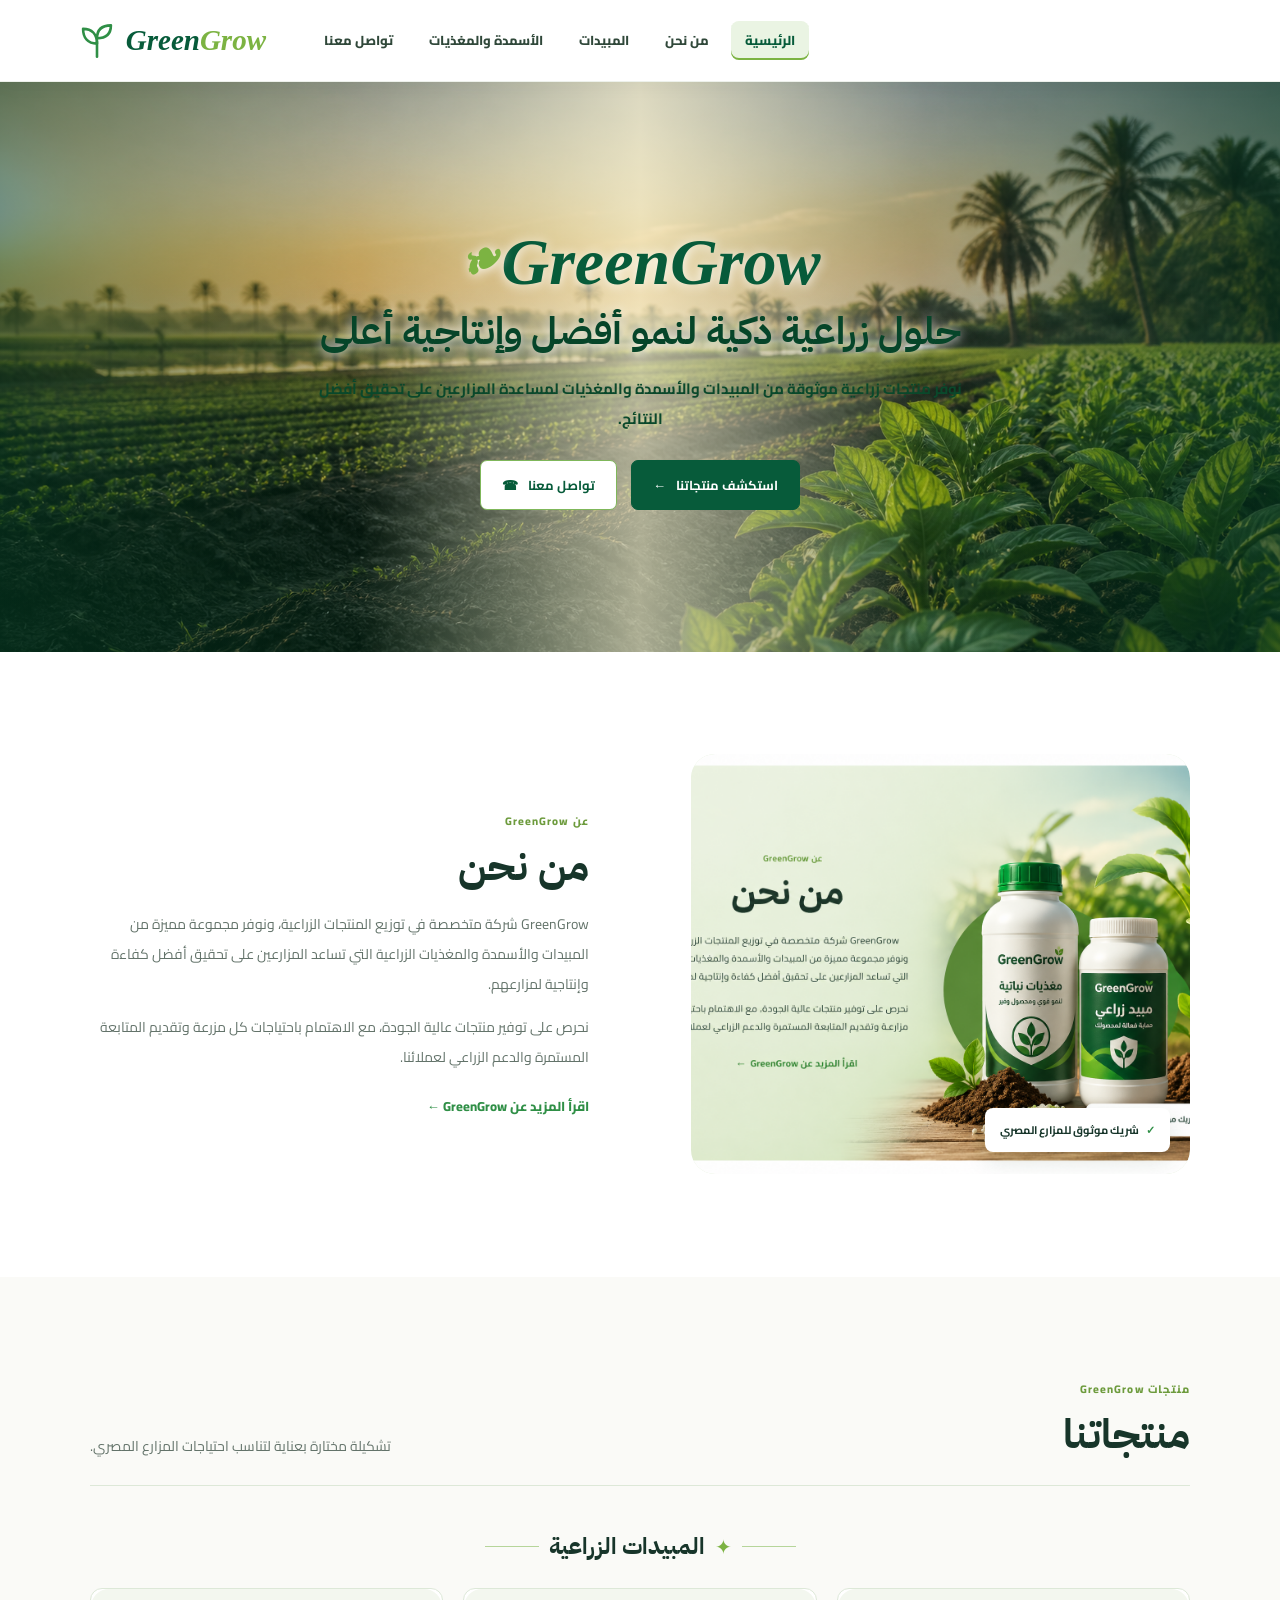
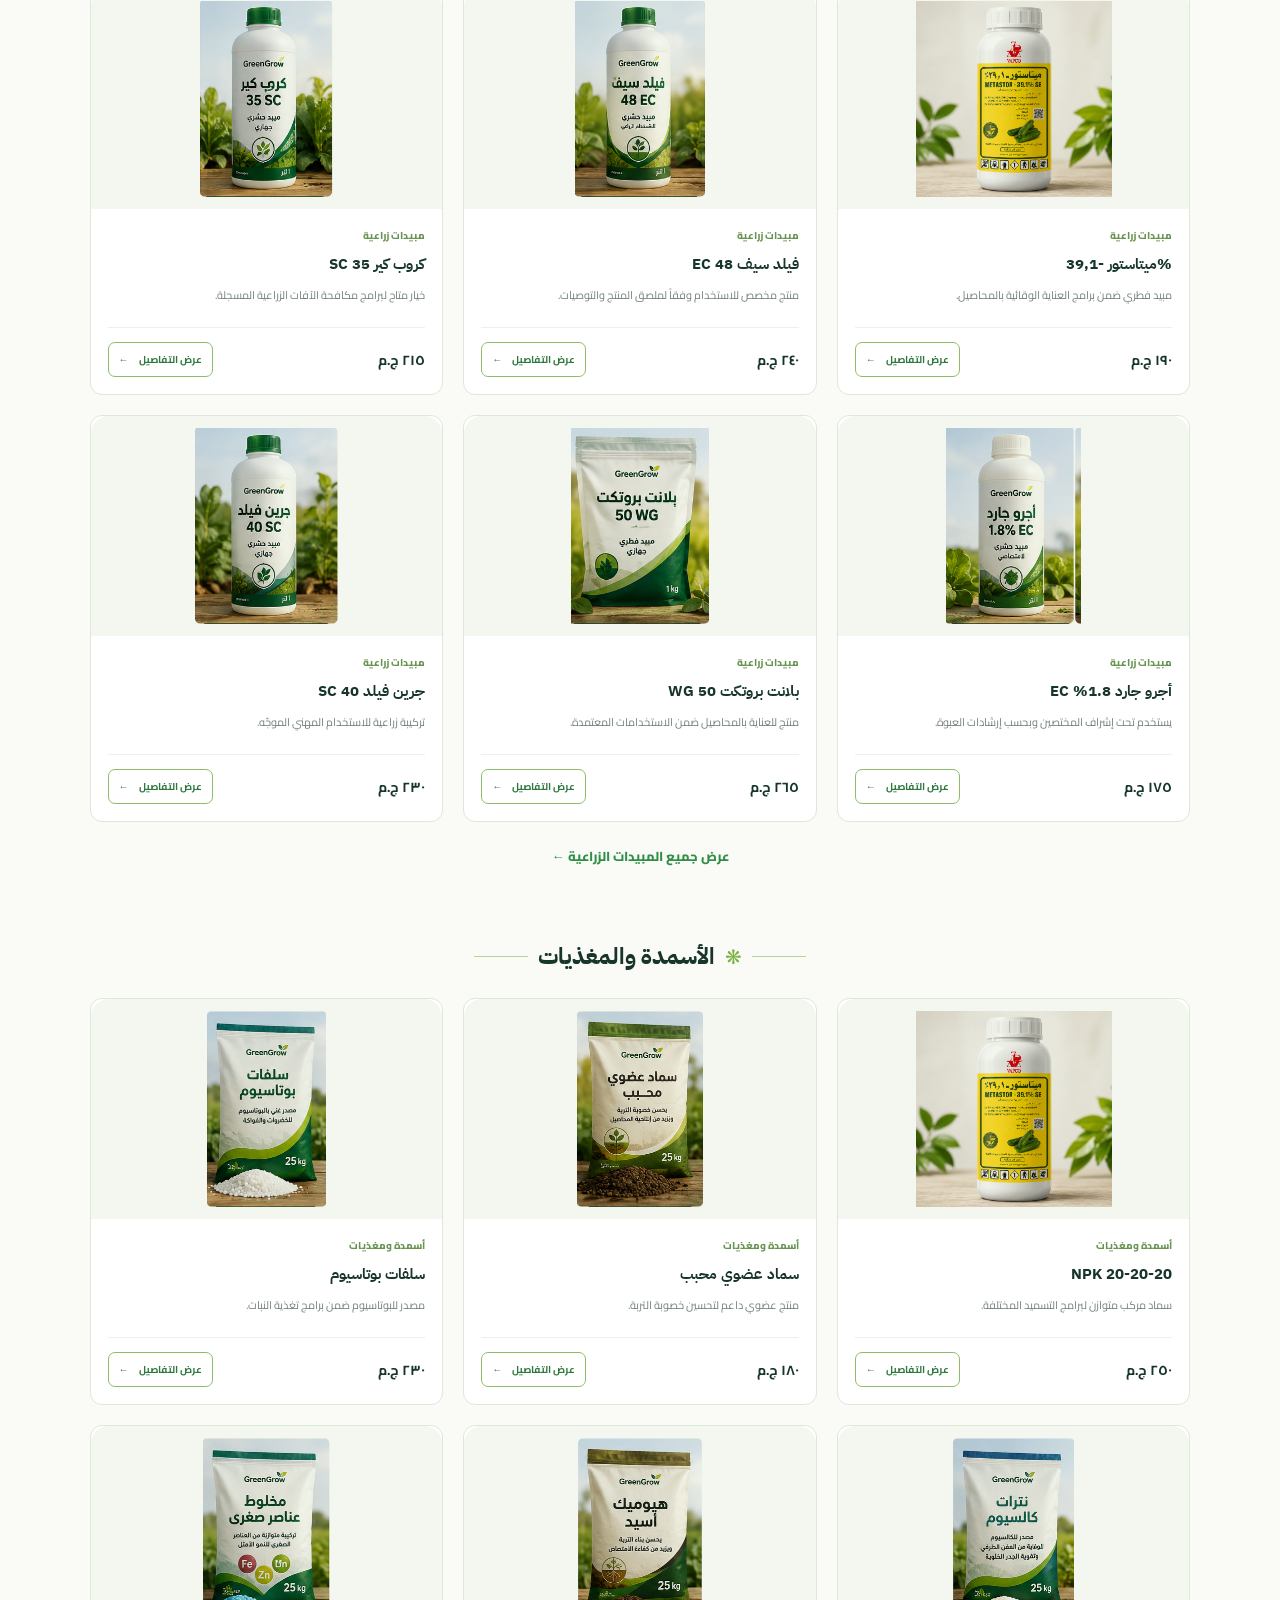
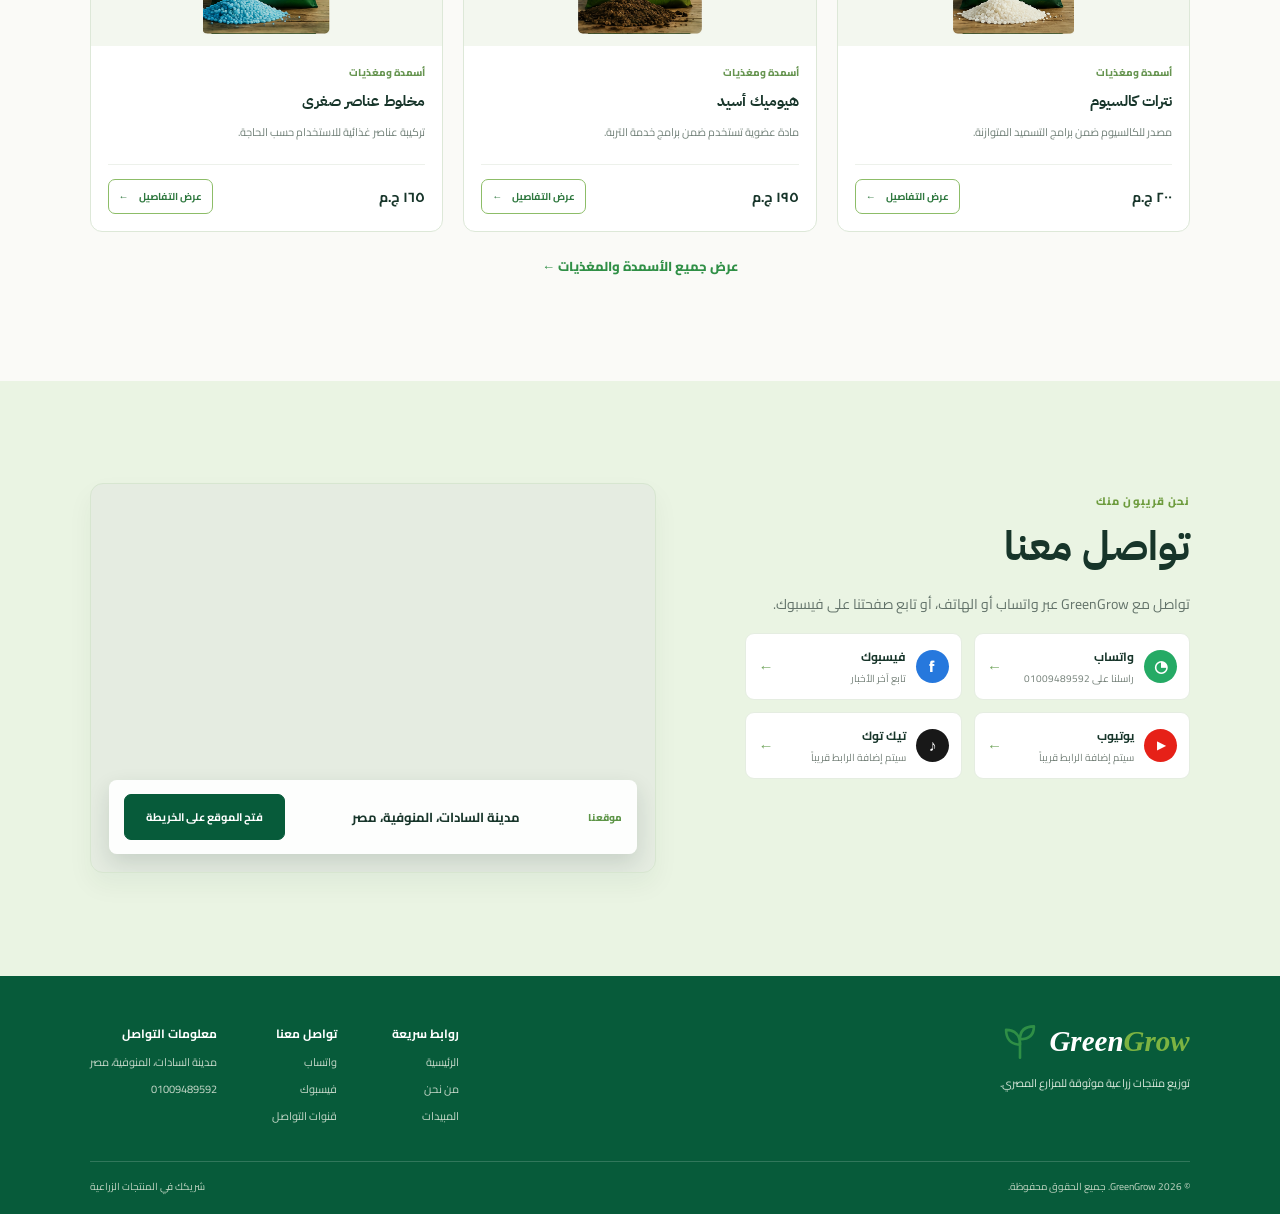
<file: index.html>
<!doctype html>
<html lang="ar" dir="rtl">
<head>
  <meta charset="UTF-8" /><meta name="viewport" content="width=device-width, initial-scale=1.0" />
  <title>GreenGrow | حلول زراعية موثوقة</title>
  <link rel="preconnect" href="https://fonts.googleapis.com" /><link rel="preconnect" href="https://fonts.gstatic.com" crossorigin />
  <link href="https://fonts.googleapis.com/css2?family=Cairo:wght@400;500;600;700;800&family=IBM+Plex+Sans+Arabic:wght@600;700&display=swap" rel="stylesheet" />
  <link rel="stylesheet" href="styles.css" />
</head>
<body>
  <header class="site-header" id="home">
    <a class="logo" href="#home" aria-label="GreenGrow الرئيسية"><svg viewBox="0 0 46 46" aria-hidden="true"><path d="M23 41V23"/><path d="M23 26C12 26 7 19 7 9c10 0 16 6 16 17Z"/><path d="M23 20c0-10 6-15 16-15 0 10-6 15-16 15Z"/></svg><span>Green<span>Grow</span></span></a>
    <nav id="mainNav" aria-label="التنقل الرئيسي"><a href="index.html">الرئيسية</a><a href="about.html">من نحن</a><a href="pesticides.html">المبيدات</a><a href="fertilizers.html">الأسمدة والمغذيات</a><a href="contact.html">تواصل معنا</a></nav>
    <button class="menu-toggle" id="menuToggle" aria-label="فتح القائمة" aria-expanded="false"><i></i><i></i><i></i></button>
  </header>

  <main>
    <section class="hero" aria-labelledby="heroTitle"><div class="hero-overlay"></div><div class="hero-content"><div class="hero-brand"><span>❧</span><bdi>GreenGrow</bdi></div><h1 id="heroTitle">حلول زراعية ذكية لنمو أفضل وإنتاجية أعلى</h1><p>نوفر منتجات زراعية موثوقة من المبيدات والأسمدة والمغذيات لمساعدة المزارعين على تحقيق أفضل النتائج.</p><div class="hero-actions"><a class="primary-button" href="#products">استكشف منتجاتنا <span>←</span></a><a class="secondary-button" href="#contact">تواصل معنا <span>☎</span></a></div></div></section>

    <section class="about section" id="about"><div class="about-art">
    <img src="./assets/products/metastor-392.png" alt="GreenGrow">

    <div class="about-note">
        <span>✓</span>
        شريك موثوق للمزارع المصري
    </div>
</div><div class="about-copy"><p class="kicker">عن GreenGrow</p><h2>من نحن</h2><p>GreenGrow شركة متخصصة في توزيع المنتجات الزراعية، ونوفر مجموعة مميزة من المبيدات والأسمدة والمغذيات الزراعية التي تساعد المزارعين على تحقيق أفضل كفاءة وإنتاجية لمزارعهم.</p><p>نحرص على توفير منتجات عالية الجودة، مع الاهتمام باحتياجات كل مزرعة وتقديم المتابعة المستمرة والدعم الزراعي لعملائنا.</p><a class="inline-link" href="about.html">اقرأ المزيد عن GreenGrow ←</a></div></section>

    <section class="products section" id="products"><div class="section-intro"><div><p class="kicker">منتجات GreenGrow</p><h2>منتجاتنا</h2></div><p>تشكيلة مختارة بعناية لتناسب احتياجات المزارع المصري.</p></div>
      <div class="category-title" id="pesticides"><span class="title-mark">✦</span><div><h3>المبيدات الزراعية</h3><p>خيارات متاحة للعناية بالمحاصيل ضمن الاستخدامات المسجلة.</p></div></div><div class="product-grid" id="pesticideGrid"></div><a class="category-link" href="pesticides.html">عرض جميع المبيدات الزراعية ←</a>
      <div class="category-title fertilizer-title" id="fertilizers"><span class="title-mark">❋</span><div><h3>الأسمدة والمغذيات</h3><p>منتجات لتغذية النبات ودعم برامج التسميد.</p></div></div><div class="product-grid" id="fertilizerGrid"></div><a class="category-link" href="fertilizers.html">عرض جميع الأسمدة والمغذيات ←</a>
    </section>

    <section class="contact section" id="contact"><div class="contact-copy"><p class="kicker">نحن قريبون منك</p><h2>تواصل معنا</h2><p>تواصل مع GreenGrow عبر واتساب أو الهاتف، أو تابع صفحتنا على فيسبوك.</p><div class="social-list"><a href="https://wa.me/201009489592" target="_blank" rel="noopener" aria-label="واتساب"><span class="social-icon whatsapp">◔</span><div><strong>واتساب</strong><small>راسلنا على 01009489592</small></div><b>←</b></a><a href="https://www.facebook.com/sayed.mahmoud.157897" target="_blank" rel="noopener" aria-label="فيسبوك"><span class="social-icon facebook">f</span><div><strong>فيسبوك</strong><small>تابع آخر الأخبار</small></div><b>←</b></a><a href="contact.html" aria-label="يوتيوب"><span class="social-icon youtube">▶</span><div><strong>يوتيوب</strong><small>سيتم إضافة الرابط قريباً</small></div><b>←</b></a><a href="contact.html" aria-label="تيك توك"><span class="social-icon tiktok">♪</span><div><strong>تيك توك</strong><small>سيتم إضافة الرابط قريباً</small></div><b>←</b></a></div></div>
      <div class="map-wrap"><div class="map-grid"></div><div class="map-pin">●</div><div class="map-card"><span>موقعنا</span><strong>مدينة السادات، المنوفية، مصر</strong><a href="https://maps.app.goo.gl/howxdxTs5r5gGwE48" target="_blank" rel="noopener">عرض موقعنا على الخريطة ←</a></div></div>
    </section>
  </main>
  <footer><div class="footer-main"><div><a class="logo logo-footer" href="#home"><svg viewBox="0 0 46 46" aria-hidden="true"><path d="M23 41V23"/><path d="M23 26C12 26 7 19 7 9c10 0 16 6 16 17Z"/><path d="M23 20c0-10 6-15 16-15 0 10-6 15-16 15Z"/></svg><span>Green<span>Grow</span></span></a><p>توزيع منتجات زراعية موثوقة للمزارع المصري.</p></div><div class="footer-links"><div><strong>روابط سريعة</strong><a href="index.html">الرئيسية</a><a href="about.html">من نحن</a><a href="pesticides.html">المبيدات</a></div><div><strong>تواصل معنا</strong><a href="https://wa.me/201009489592" target="_blank" rel="noopener">واتساب</a><a href="https://www.facebook.com/sayed.mahmoud.157897" target="_blank" rel="noopener">فيسبوك</a><a href="contact.html">قنوات التواصل</a></div><div><strong>معلومات التواصل</strong><span>مدينة السادات، المنوفية، مصر</span><a href="tel:01009489592">01009489592</a></div></div></div><div class="footer-bottom">© 2026 GreenGrow. جميع الحقوق محفوظة.<span>شريكك في المنتجات الزراعية</span></div></footer>
  <script src="app.js"></script>
</body></html>
</file>
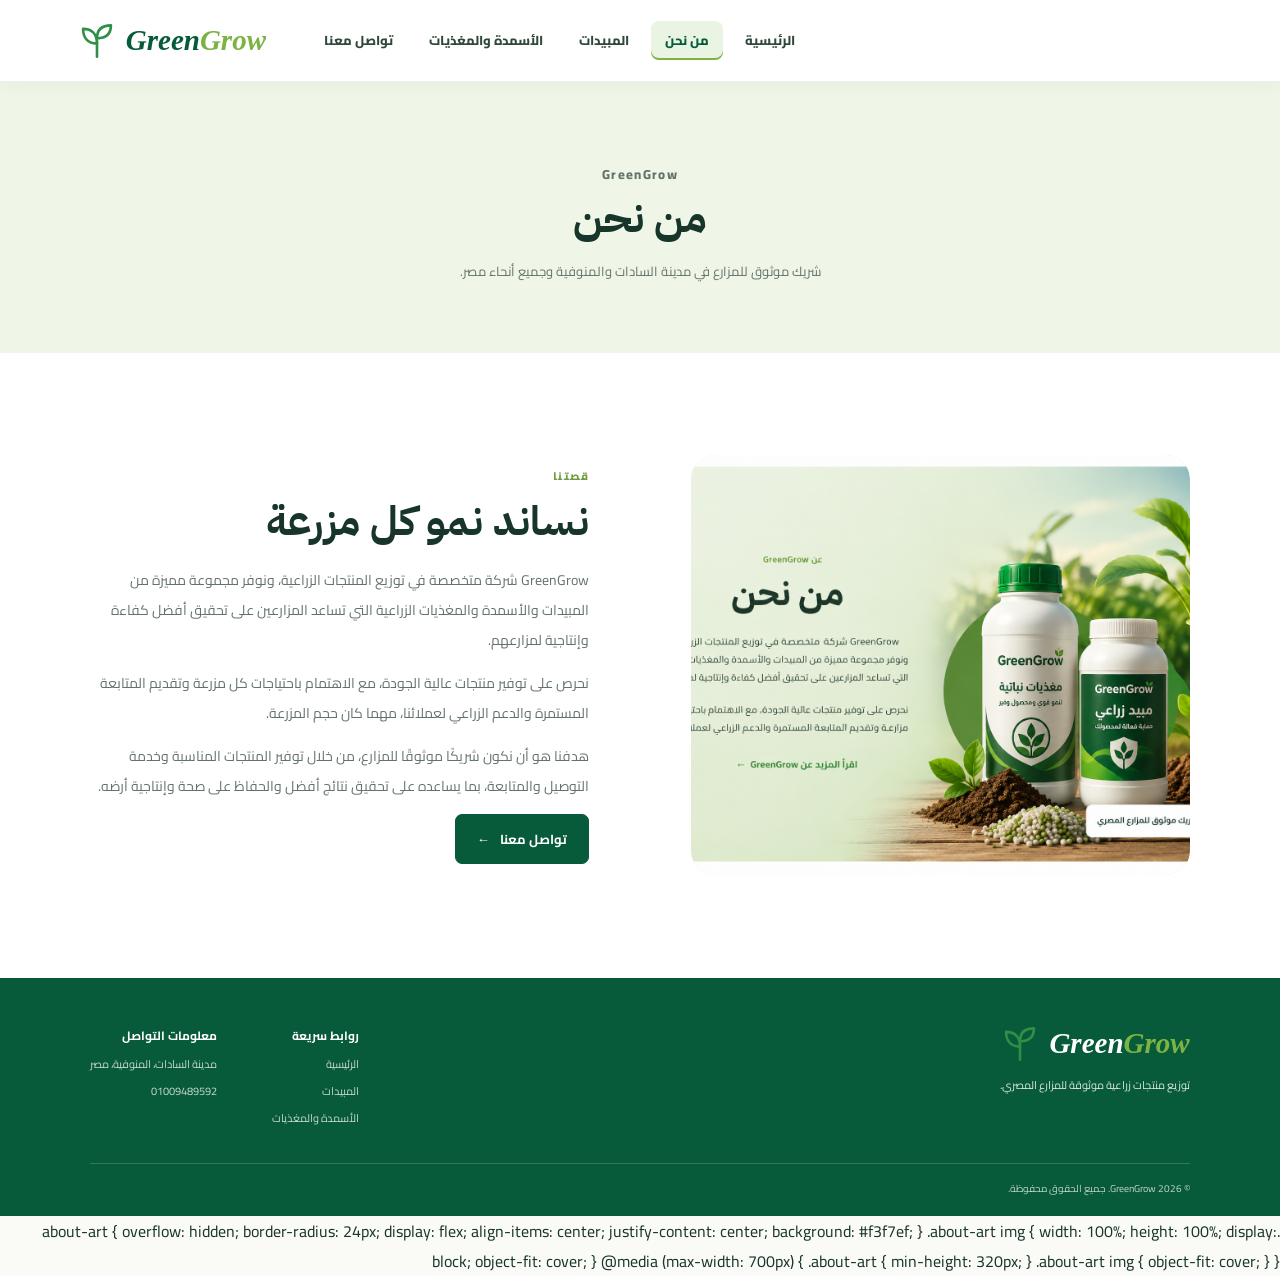
<file: about.html>
<!doctype html>
<html lang="ar" dir="rtl">
<head>
  <meta charset="UTF-8">
  <meta name="viewport" content="width=device-width, initial-scale=1.0">

  <title>من نحن | GreenGrow</title>

  <link rel="preconnect" href="https://fonts.googleapis.com">
  <link rel="preconnect" href="https://fonts.gstatic.com" crossorigin>

  <link
    href="https://fonts.googleapis.com/css2?family=Cairo:wght@400;500;600;700;800&family=IBM+Plex+Sans+Arabic:wght@600;700&display=swap"
    rel="stylesheet"
  >

  <link rel="stylesheet" href="styles.css">
</head>

<body>

  <!-- Header -->
  <header class="site-header">

    <a class="logo" href="index.html">
      <svg viewBox="0 0 46 46">
        <path d="M23 41V23"/>
        <path d="M23 26C12 26 7 19 7 9c10 0 16 6 16 17Z"/>
        <path d="M23 20c0-10 6-15 16-15 0 10-6 15-16 15Z"/>
      </svg>

      <span>Green<span>Grow</span></span>
    </a>

    <nav id="mainNav">
      <a href="index.html">الرئيسية</a>
      <a href="about.html">من نحن</a>
      <a href="pesticides.html">المبيدات</a>
      <a href="fertilizers.html">الأسمدة والمغذيات</a>
      <a href="contact.html">تواصل معنا</a>
    </nav>

    <button
      class="menu-toggle"
      id="menuToggle"
      aria-label="القائمة"
      aria-expanded="false"
    >
      <i></i>
      <i></i>
      <i></i>
    </button>

  </header>


  <!-- Main Content -->
  <main>

    <!-- Page Hero -->
    <section class="page-hero">

      <p class="kicker">GreenGrow</p>

      <h1>من نحن</h1>

      <p>
        شريك موثوق للمزارع في مدينة السادات والمنوفية وجميع أنحاء مصر.
      </p>

    </section>


    <!-- About Section -->
    <section class="about section about-page">

      <!-- Product Image -->
      <div class="about-art">

        <img
          src="assets/products/metastor-392.png"
          alt="منتج زراعي من GreenGrow"
        >

      </div>


      <!-- About Text -->
      <div class="about-copy">

        <p class="kicker">قصتنا</p>

        <h2>نساند نمو كل مزرعة</h2>

        <p>
          GreenGrow شركة متخصصة في توزيع المنتجات الزراعية،
          ونوفر مجموعة مميزة من المبيدات والأسمدة والمغذيات الزراعية
          التي تساعد المزارعين على تحقيق أفضل كفاءة وإنتاجية لمزارعهم.
        </p>

        <p>
          نحرص على توفير منتجات عالية الجودة، مع الاهتمام باحتياجات
          كل مزرعة وتقديم المتابعة المستمرة والدعم الزراعي لعملائنا،
          مهما كان حجم المزرعة.
        </p>

        <p>
          هدفنا هو أن نكون شريكًا موثوقًا للمزارع، من خلال توفير
          المنتجات المناسبة وخدمة التوصيل والمتابعة، بما يساعده على
          تحقيق نتائج أفضل والحفاظ على صحة وإنتاجية أرضه.
        </p>

        <a class="primary-button" href="contact.html">
          تواصل معنا
          <span>←</span>
        </a>

      </div>

    </section>

  </main>


  <!-- Footer -->
  <footer>

    <div class="footer-main">

      <div>

        <a class="logo logo-footer" href="index.html">

          <svg viewBox="0 0 46 46">
            <path d="M23 41V23"/>
            <path d="M23 26C12 26 7 19 7 9c10 0 16 6 16 17Z"/>
            <path d="M23 20c0-10 6-15 16-15 0 10-6 15-16 15Z"/>
          </svg>

          <span>Green<span>Grow</span></span>

        </a>

        <p>
          توزيع منتجات زراعية موثوقة للمزارع المصري.
        </p>

      </div>


      <div class="footer-links">

        <div>

          <strong>روابط سريعة</strong>

          <a href="index.html">الرئيسية</a>

          <a href="pesticides.html">المبيدات</a>

          <a href="fertilizers.html">الأسمدة والمغذيات</a>

        </div>


        <div>

          <strong>معلومات التواصل</strong>

          <span>مدينة السادات، المنوفية، مصر</span>

          <a href="tel:01009489592">
            01009489592
          </a>

        </div>

      </div>

    </div>


    <div class="footer-bottom">
      © 2026 GreenGrow. جميع الحقوق محفوظة.
    </div>

  </footer>


  <script src="app.js"></script>

</body>
</html>
.about-art {
  overflow: hidden;
  border-radius: 24px;
  display: flex;
  align-items: center;
  justify-content: center;
  background: #f3f7ef;
}

.about-art img {
  width: 100%;
  height: 100%;
  display: block;
  object-fit: cover;
}

@media (max-width: 700px) {
  .about-art {
    min-height: 320px;
  }

  .about-art img {
    object-fit: cover;
  }
}
</file>
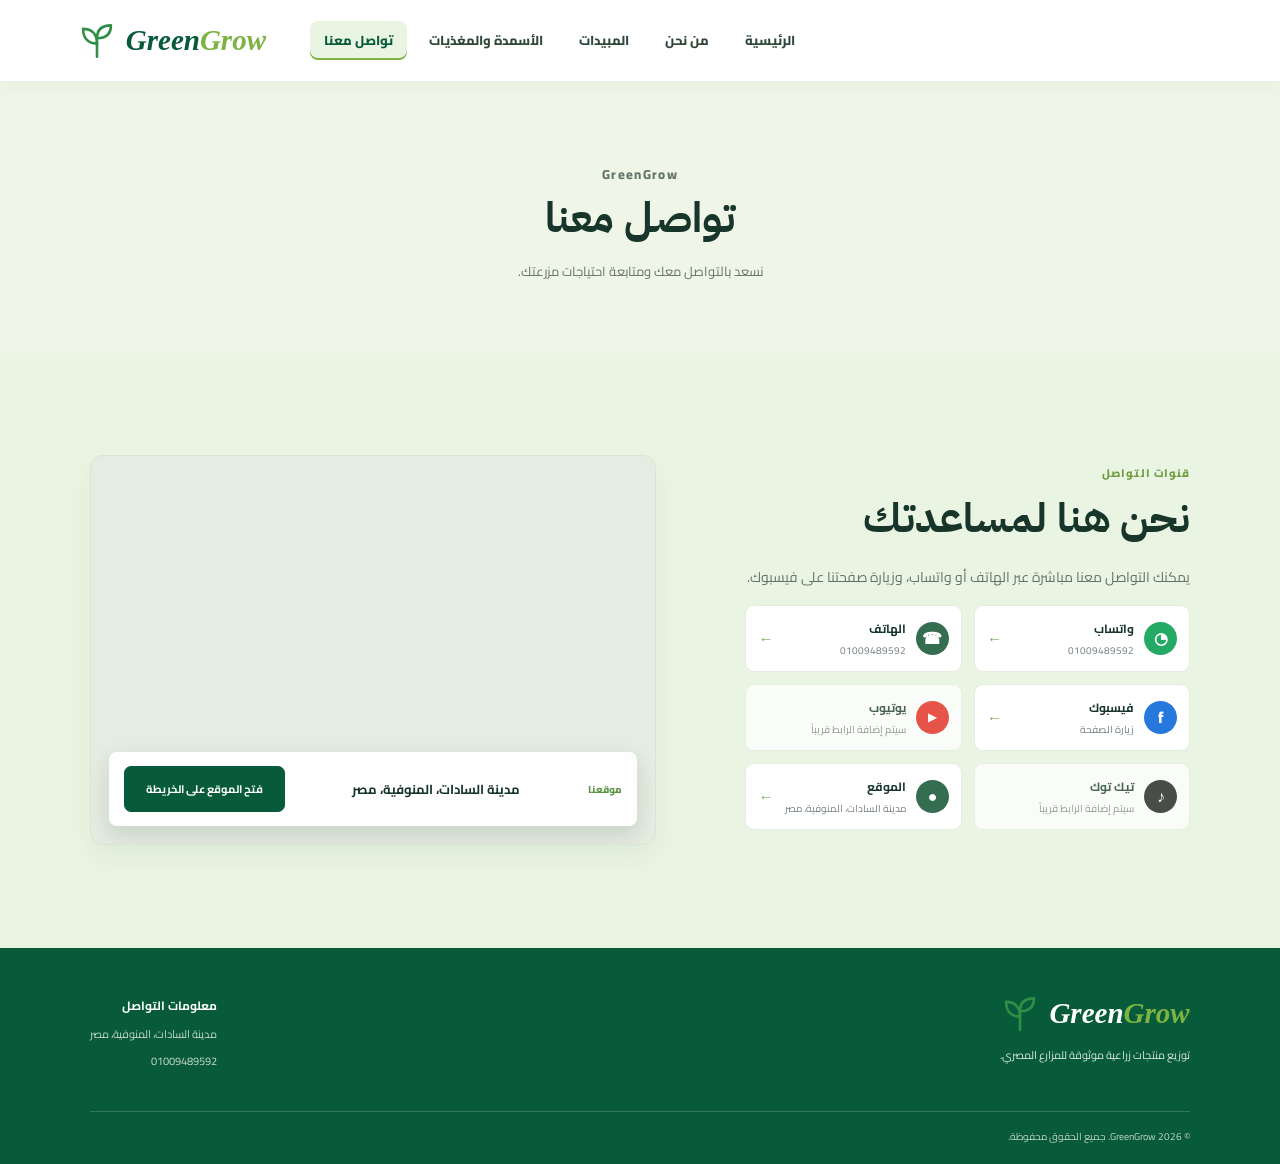
<file: contact.html>
<!doctype html><html lang="ar" dir="rtl"><head><meta charset="UTF-8"><meta name="viewport" content="width=device-width,initial-scale=1.0"><title>تواصل معنا | GreenGrow</title><link rel="preconnect" href="https://fonts.googleapis.com"><link rel="preconnect" href="https://fonts.gstatic.com" crossorigin><link href="https://fonts.googleapis.com/css2?family=Cairo:wght@400;500;600;700;800&family=IBM+Plex+Sans+Arabic:wght@600;700&display=swap" rel="stylesheet"><link rel="stylesheet" href="styles.css"></head><body><header class="site-header"><a class="logo" href="index.html"><svg viewBox="0 0 46 46"><path d="M23 41V23"/><path d="M23 26C12 26 7 19 7 9c10 0 16 6 16 17Z"/><path d="M23 20c0-10 6-15 16-15 0 10-6 15-16 15Z"/></svg><span>Green<span>Grow</span></span></a><nav id="mainNav"><a href="index.html">الرئيسية</a><a href="about.html">من نحن</a><a href="pesticides.html">المبيدات</a><a href="fertilizers.html">الأسمدة والمغذيات</a><a href="contact.html">تواصل معنا</a></nav><button class="menu-toggle" id="menuToggle" aria-label="القائمة"><i></i><i></i><i></i></button></header><main><section class="page-hero"><p class="kicker">GreenGrow</p><h1>تواصل معنا</h1><p>نسعد بالتواصل معك ومتابعة احتياجات مزرعتك.</p></section><section class="contact section contact-page"><div class="contact-copy"><p class="kicker">قنوات التواصل</p><h2>نحن هنا لمساعدتك</h2><p>يمكنك التواصل معنا مباشرة عبر الهاتف أو واتساب، وزيارة صفحتنا على فيسبوك.</p><div class="social-list"><a href="https://wa.me/201009489592" target="_blank" rel="noopener"><span class="social-icon whatsapp">◔</span><div><strong>واتساب</strong><small>01009489592</small></div><b>←</b></a><a href="tel:01009489592"><span class="social-icon phone">☎</span><div><strong>الهاتف</strong><small>01009489592</small></div><b>←</b></a><a href="https://www.facebook.com/sayed.mahmoud.157897" target="_blank" rel="noopener"><span class="social-icon facebook">f</span><div><strong>فيسبوك</strong><small>زيارة الصفحة</small></div><b>←</b></a><span class="social-list-placeholder"><span class="social-icon youtube">▶</span><div><strong>يوتيوب</strong><small>سيتم إضافة الرابط قريباً</small></div></span><span class="social-list-placeholder"><span class="social-icon tiktok">♪</span><div><strong>تيك توك</strong><small>سيتم إضافة الرابط قريباً</small></div></span></div></div><div class="map-wrap"><div class="map-grid"></div><div class="map-pin">●</div><div class="map-card"><span>موقعنا</span><strong>مدينة السادات، المنوفية، مصر</strong><a class="map-button" href="https://maps.app.goo.gl/howxdxTs5r5gGwE48" target="_blank" rel="noopener">عرض موقعنا على الخريطة ←</a></div></div></section></main><footer><div class="footer-main"><div><a class="logo logo-footer" href="index.html"><svg viewBox="0 0 46 46"><path d="M23 41V23"/><path d="M23 26C12 26 7 19 7 9c10 0 16 6 16 17Z"/><path d="M23 20c0-10 6-15 16-15 0 10-6 15-16 15Z"/></svg><span>Green<span>Grow</span></span></a><p>توزيع منتجات زراعية موثوقة للمزارع المصري.</p></div><div class="footer-links"><div><strong>معلومات التواصل</strong><span>مدينة السادات، المنوفية، مصر</span><a href="tel:01009489592">01009489592</a></div></div></div><div class="footer-bottom">© 2026 GreenGrow. جميع الحقوق محفوظة.</div></footer><script src="app.js"></script></body></html>
</file>
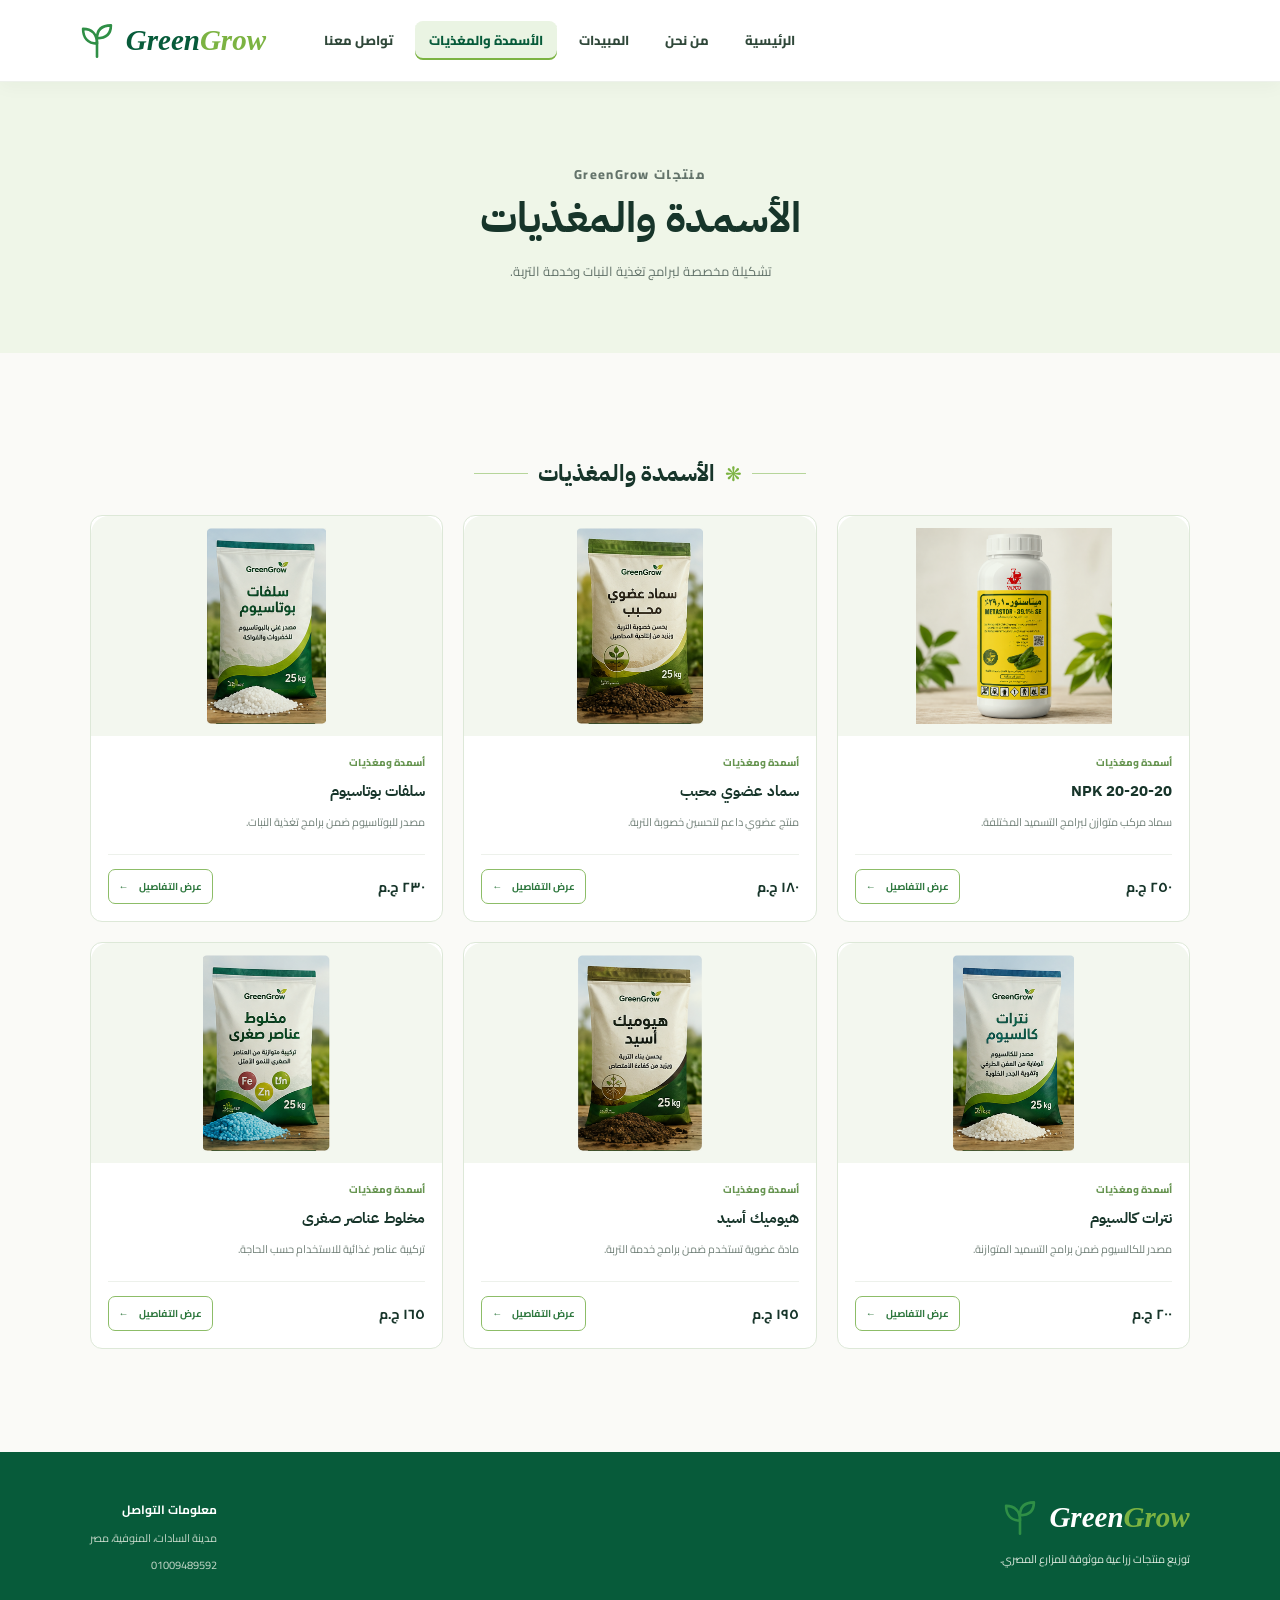
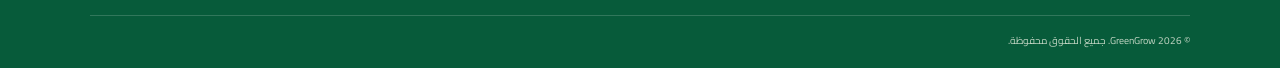
<file: fertilizers.html>
<!doctype html><html lang="ar" dir="rtl"><head><meta charset="UTF-8"><meta name="viewport" content="width=device-width,initial-scale=1.0"><title>الأسمدة والمغذيات | GreenGrow</title><link rel="preconnect" href="https://fonts.googleapis.com"><link rel="preconnect" href="https://fonts.gstatic.com" crossorigin><link href="https://fonts.googleapis.com/css2?family=Cairo:wght@400;500;600;700;800&family=IBM+Plex+Sans+Arabic:wght@600;700&display=swap" rel="stylesheet"><link rel="stylesheet" href="styles.css"></head><body><header class="site-header"><a class="logo" href="index.html"><svg viewBox="0 0 46 46"><path d="M23 41V23"/><path d="M23 26C12 26 7 19 7 9c10 0 16 6 16 17Z"/><path d="M23 20c0-10 6-15 16-15 0 10-6 15-16 15Z"/></svg><span>Green<span>Grow</span></span></a><nav id="mainNav"><a href="index.html">الرئيسية</a><a href="about.html">من نحن</a><a href="pesticides.html">المبيدات</a><a href="fertilizers.html">الأسمدة والمغذيات</a><a href="contact.html">تواصل معنا</a></nav><button class="menu-toggle" id="menuToggle" aria-label="القائمة"><i></i><i></i><i></i></button></header><main><section class="page-hero"><p class="kicker">منتجات GreenGrow</p><h1>الأسمدة والمغذيات</h1><p>تشكيلة مخصصة لبرامج تغذية النبات وخدمة التربة.</p></section><section class="section catalog"><div class="category-title"><span class="title-mark">❋</span><div><h3>الأسمدة والمغذيات</h3></div></div><div class="product-grid" id="fertilizerGrid"></div></section></main><footer><div class="footer-main"><div><a class="logo logo-footer" href="index.html"><svg viewBox="0 0 46 46"><path d="M23 41V23"/><path d="M23 26C12 26 7 19 7 9c10 0 16 6 16 17Z"/><path d="M23 20c0-10 6-15 16-15 0 10-6 15-16 15Z"/></svg><span>Green<span>Grow</span></span></a><p>توزيع منتجات زراعية موثوقة للمزارع المصري.</p></div><div class="footer-links"><div><strong>معلومات التواصل</strong><span>مدينة السادات، المنوفية، مصر</span><a href="tel:01009489592">01009489592</a></div></div></div><div class="footer-bottom">© 2026 GreenGrow. جميع الحقوق محفوظة.</div></footer><script src="app.js"></script></body></html>
</file>
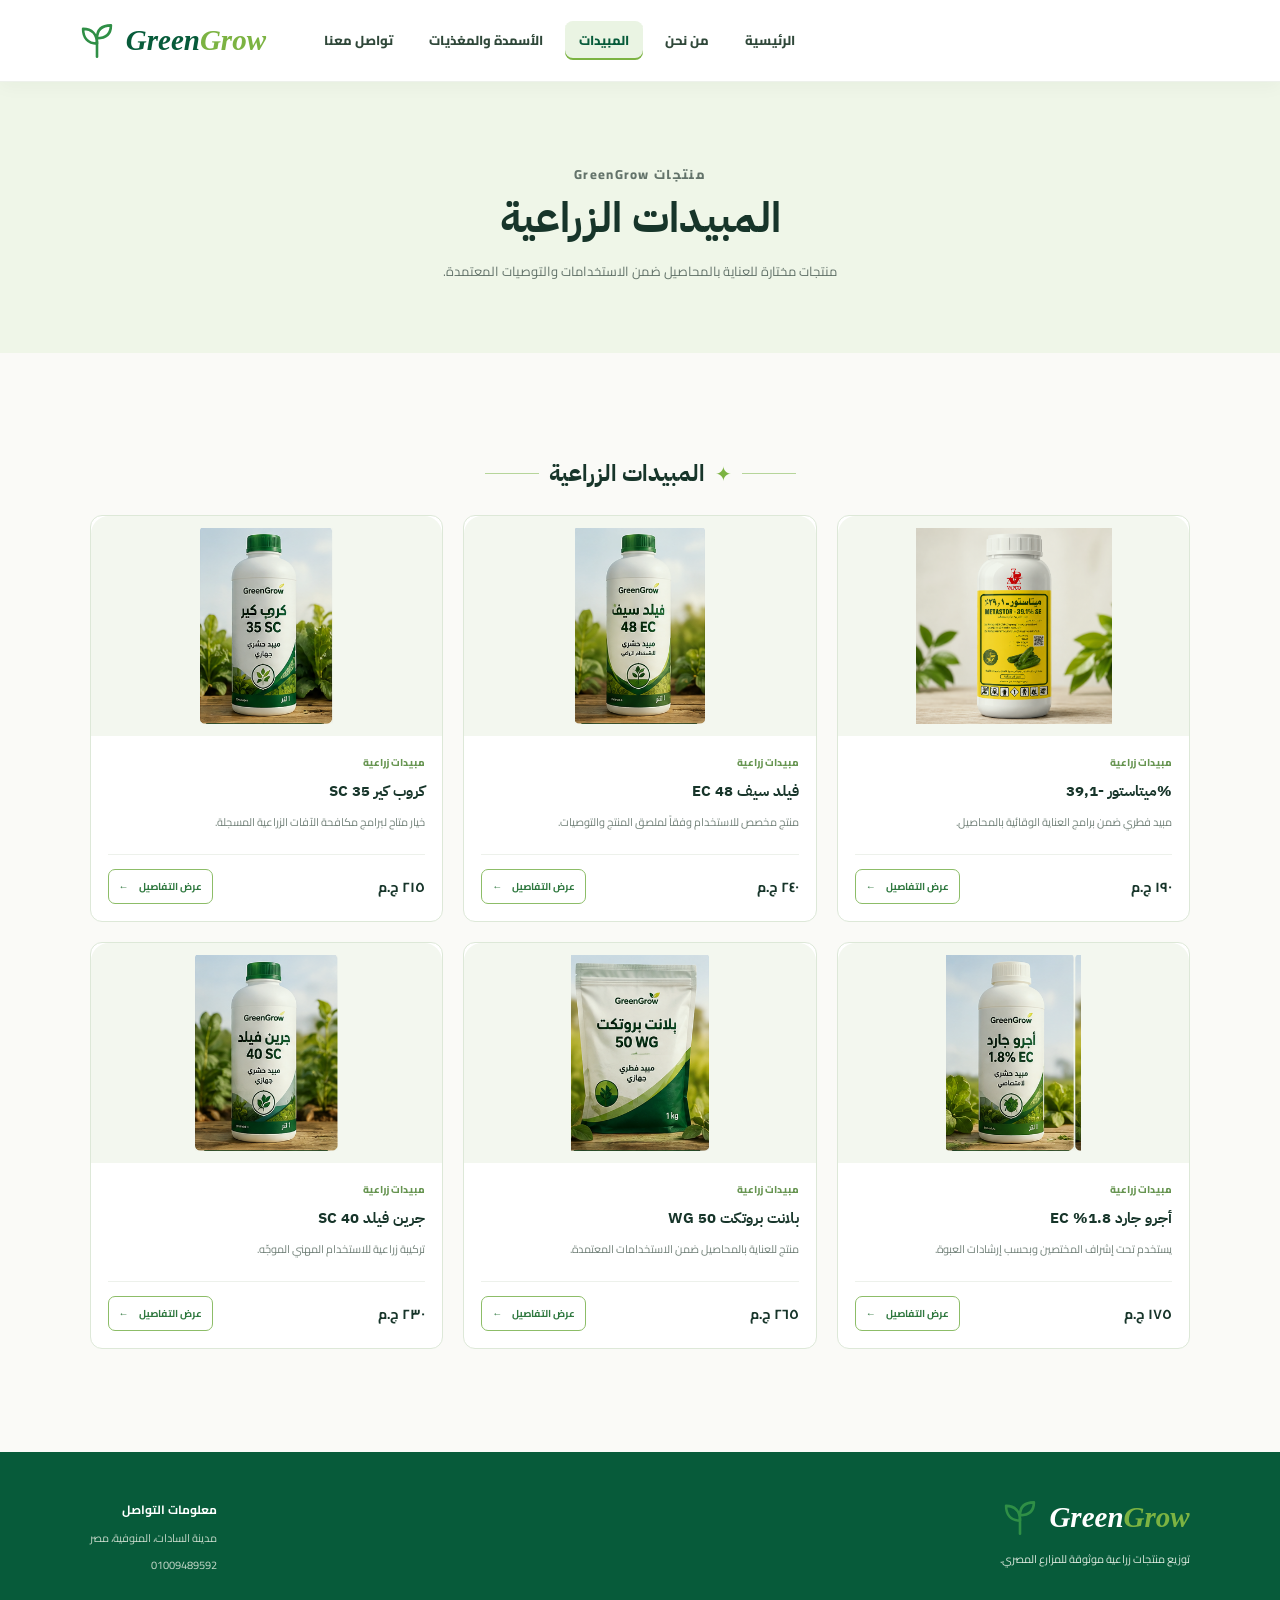
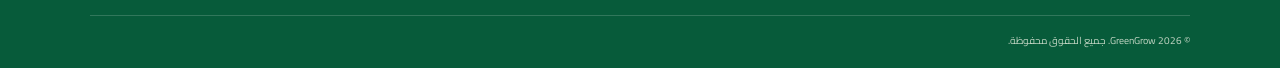
<file: pesticides.html>
<!doctype html><html lang="ar" dir="rtl"><head><meta charset="UTF-8"><meta name="viewport" content="width=device-width,initial-scale=1.0"><title>المبيدات الزراعية | GreenGrow</title><link rel="preconnect" href="https://fonts.googleapis.com"><link rel="preconnect" href="https://fonts.gstatic.com" crossorigin><link href="https://fonts.googleapis.com/css2?family=Cairo:wght@400;500;600;700;800&family=IBM+Plex+Sans+Arabic:wght@600;700&display=swap" rel="stylesheet"><link rel="stylesheet" href="styles.css"></head><body><header class="site-header"><a class="logo" href="index.html"><svg viewBox="0 0 46 46"><path d="M23 41V23"/><path d="M23 26C12 26 7 19 7 9c10 0 16 6 16 17Z"/><path d="M23 20c0-10 6-15 16-15 0 10-6 15-16 15Z"/></svg><span>Green<span>Grow</span></span></a><nav id="mainNav"><a href="index.html">الرئيسية</a><a href="about.html">من نحن</a><a href="pesticides.html">المبيدات</a><a href="fertilizers.html">الأسمدة والمغذيات</a><a href="contact.html">تواصل معنا</a></nav><button class="menu-toggle" id="menuToggle" aria-label="القائمة"><i></i><i></i><i></i></button></header><main><section class="page-hero"><p class="kicker">منتجات GreenGrow</p><h1>المبيدات الزراعية</h1><p>منتجات مختارة للعناية بالمحاصيل ضمن الاستخدامات والتوصيات المعتمدة.</p></section><section class="section catalog"><div class="category-title"><span class="title-mark">✦</span><div><h3>المبيدات الزراعية</h3></div></div><div class="product-grid" id="pesticideGrid"></div></section></main><footer><div class="footer-main"><div><a class="logo logo-footer" href="index.html"><svg viewBox="0 0 46 46"><path d="M23 41V23"/><path d="M23 26C12 26 7 19 7 9c10 0 16 6 16 17Z"/><path d="M23 20c0-10 6-15 16-15 0 10-6 15-16 15Z"/></svg><span>Green<span>Grow</span></span></a><p>توزيع منتجات زراعية موثوقة للمزارع المصري.</p></div><div class="footer-links"><div><strong>معلومات التواصل</strong><span>مدينة السادات، المنوفية، مصر</span><a href="tel:01009489592">01009489592</a></div></div></div><div class="footer-bottom">© 2026 GreenGrow. جميع الحقوق محفوظة.</div></footer><script src="app.js"></script></body></html>
</file>
<file: styles.css>
:root{--primary:#075B3A;--secondary:#2F8F46;--accent:#7CB342;--light:#EAF4E3;--bg:#FAFAF7;--text:#17352A;--muted:#63736A;--border:#DDE8D8;--white:#fff}*{box-sizing:border-box}html{scroll-behavior:smooth}body{margin:0;background:var(--bg);color:var(--text);font-family:Cairo,sans-serif;overflow-x:hidden}.site-header{position:sticky;top:0;z-index:30;display:flex;direction:ltr;align-items:center;min-height:82px;padding:0 clamp(20px,6vw,92px);background:#fff;border-bottom:1px solid #edf1eb;box-shadow:0 4px 18px #12381b0a}.logo{display:flex;direction:ltr;align-items:center;gap:9px;flex-shrink:0;color:var(--primary);font:700 29px Georgia,serif;font-style:italic;text-decoration:none}.logo>span>span{color:var(--accent)}.logo svg{width:40px;height:40px;fill:none;stroke:var(--secondary);stroke-width:3;stroke-linecap:round;stroke-linejoin:round}nav{display:flex;direction:rtl;align-items:center;gap:8px;margin-right:auto;margin-left:44px}nav a{display:block;padding:10px 14px;border-radius:8px;color:#30483a;text-decoration:none;font-size:13px;font-weight:800;white-space:nowrap;line-height:1.5;transition:background .2s ease,color .2s ease,box-shadow .2s ease}nav a:hover,nav a.active{background:var(--light);color:var(--primary);box-shadow:inset 0 -2px 0 var(--accent)}.menu-toggle{display:none;margin-right:auto;border:0;background:transparent;padding:8px;cursor:pointer}.menu-toggle i{display:block;width:25px;height:2px;margin:5px;background:var(--primary)}.hero{min-height:570px;position:relative;isolation:isolate;display:grid;place-items:center;padding:72px 20px;background:url('hero-field.png') center/cover no-repeat;text-align:center}.hero-overlay{position:absolute;inset:0;z-index:-1;background:linear-gradient(90deg,#063b238f 0%,#0f452322 28%,#fff9d6a8 50%,#0f452322 72%,#063b238f 100%),linear-gradient(0deg,#063b2354,transparent 65%)}.hero-content{max-width:790px}.hero-brand{display:flex;direction:ltr;align-items:center;justify-content:center;color:var(--primary);font:700 66px Georgia,serif;font-style:italic;text-shadow:0 1px 12px #fff;margin-bottom:4px}.hero-brand span{font-size:50px;line-height:1;color:var(--accent);transform:rotate(-28deg)}h1,h2,h3,h4{font-family:"IBM Plex Sans Arabic",Cairo,sans-serif}.hero h1{max-width:720px;margin:0 auto;color:#064529;font-size:clamp(28px,3vw,39px);line-height:1.45;text-shadow:0 1px 12px #ffffff}.hero p{max-width:650px;margin:14px auto 26px;color:#0a482b;font-size:15px;line-height:2;font-weight:700}.hero-actions{display:flex;flex-wrap:wrap;justify-content:center;gap:14px}.primary-button,.secondary-button,.detail-button,.map-button{display:inline-flex;align-items:center;justify-content:center;gap:10px;border-radius:7px;padding:12px 21px;font:700 13px Cairo,sans-serif;text-decoration:none;transition:transform .2s ease,background .2s ease,box-shadow .2s ease}.primary-button,.map-button{background:var(--primary);color:#fff;border:1px solid var(--primary)}.primary-button:hover,.map-button:hover{background:var(--secondary);border-color:var(--secondary);transform:translateY(-2px);box-shadow:0 8px 18px #075b3a29}.secondary-button{background:#fff;color:var(--primary);border:1px solid #7fb75a}.secondary-button:hover{background:var(--light)}.section{padding:clamp(62px,8vw,105px) clamp(20px,7vw,106px)}.about{display:grid;grid-template-columns:minmax(0,1fr) minmax(0,1fr);gap:clamp(36px,8vw,120px);align-items:center;background:#fff}.about-art{height:360px;position:relative;overflow:hidden;border-radius:16px;background:linear-gradient(135deg,#e9f4e0,#c9e3b8)}.circle{position:absolute;width:290px;height:290px;bottom:-75px;left:-52px;border-radius:50%;background:#b2d495}.plant-icon{position:absolute;top:48px;left:30%;color:#347646;font-size:180px;transform:rotate(12deg)}.about-note{position:absolute;right:20px;bottom:22px;padding:12px 15px;border-radius:8px;background:#fff;box-shadow:0 9px 22px #1c43201f;font-size:11px;font-weight:700}.about-note span{color:var(--secondary);margin-left:5px}.kicker{margin:0 0 9px;color:#6d9b3d;font-size:11px;font-weight:800;letter-spacing:.1em}.about h2,.section-intro h2,.contact h2{margin:0 0 16px;font-size:clamp(32px,3.2vw,43px);line-height:1.3}.about-copy{max-width:600px}.about-copy>p:not(.kicker),.section-intro>p,.contact-copy>p:not(.kicker){margin:0 0 13px;color:var(--muted);font-size:14px;line-height:2.15}.inline-link,.category-link{display:block;width:max-content;margin-top:22px;color:var(--secondary);font-size:13px;font-weight:800;text-decoration:none}.products{background:var(--bg)}.section-intro{display:flex;align-items:end;justify-content:space-between;gap:35px;padding-bottom:24px;margin-bottom:42px;border-bottom:1px solid var(--border)}.section-intro h2{margin:0}.section-intro>p{max-width:360px;margin:0}.category-title{display:flex;align-items:center;justify-content:center;gap:10px;margin:0 0 23px;text-align:center}.category-title:before,.category-title:after{content:"";width:54px;height:1px;background:#b6d59a}.title-mark{color:var(--accent);font-size:20px}.category-title h3{margin:0;font-size:23px}.category-title p{display:none}.fertilizer-title{margin-top:70px}.product-grid{display:grid;grid-template-columns:repeat(3,minmax(0,1fr));gap:20px}.product-card{height:100%;display:flex;flex-direction:column;overflow:hidden;border:1px solid var(--border);border-radius:12px;background:#fff;transition:transform .2s ease,box-shadow .2s ease}.product-card:hover{transform:translateY(-4px);box-shadow:0 15px 34px #17352a16}.product-visual{height:220px;flex:0 0 220px;display:grid;place-items:center;overflow:hidden;background:linear-gradient(145deg,#f7faf3,#e9f1e3)}.product-visual img{display:block;width:100%;height:100%;padding:9px;object-fit:contain;mix-blend-mode:multiply;transition:transform .2s ease}.product-card:hover .product-visual img{transform:scale(1.035)}.product-content{flex:1;display:flex;flex-direction:column;padding:17px}.product-content small{color:#679551;font-size:10px;font-weight:800}.product-content h4{min-height:27px;margin:7px 0 6px;font-size:15px;line-height:1.7}.product-content p{min-height:42px;margin:0;color:#718078;font-size:11px;line-height:1.85}.product-footer{display:flex;align-items:center;justify-content:space-between;gap:10px;margin-top:auto;padding-top:14px;border-top:1px solid #edf1eb}.product-footer strong{font-size:14px;white-space:nowrap}.detail-button{padding:7px 10px;border:1px solid #8dbd68;background:#fff;color:#2f783f;font-size:10px;white-space:nowrap}.detail-button:hover{background:var(--light)}.category-link{margin:22px auto 0}.contact{display:grid;grid-template-columns:minmax(0,.88fr) minmax(0,1.12fr);gap:clamp(36px,7vw,100px);align-items:stretch;background:var(--light)}.contact-copy{padding:8px 0}.social-list{display:grid;grid-template-columns:1fr 1fr;gap:12px}.social-list a,.social-list-placeholder{display:flex;align-items:center;gap:10px;min-height:64px;padding:11px 12px;border:1px solid #e5ede1;border-radius:9px;background:#fff;color:var(--text);text-decoration:none;transition:transform .2s ease,box-shadow .2s ease}.social-list a:hover{transform:translateY(-2px);box-shadow:0 8px 18px #16432616}.social-list div,.social-list-placeholder div{display:grid;gap:1px;flex:1}.social-list strong,.social-list-placeholder strong{font-size:12px}.social-list small,.social-list-placeholder small{font-size:10px;color:#758179}.social-list b{color:#74a760;font-size:15px}.social-icon{width:33px;height:33px;flex:0 0 33px;display:grid;place-items:center;border-radius:50%;color:#fff;font-size:16px;font-weight:800}.whatsapp{background:#25aa65}.facebook{background:#2678dd}.youtube{background:#e62118;font-size:11px}.tiktok{background:#181818}.phone{background:#356d51}.social-list-placeholder{opacity:.76}.map-wrap{position:relative;min-height:390px;overflow:hidden;border:1px solid #d7e6d0;border-radius:13px;background:#e5ece1;box-shadow:0 12px 26px #17352a0d}.map-wrap iframe{position:absolute;inset:0;width:100%;height:100%;border:0;filter:saturate(.82) contrast(.96)}.map-grid,.map-pin{display:none}.map-card{position:absolute;z-index:1;right:18px;bottom:18px;left:18px;display:flex;align-items:center;justify-content:space-between;gap:14px;padding:14px 15px;border-radius:8px;background:#fffffff0;box-shadow:0 9px 22px #17352a24}.map-card span{display:block;color:#5d9547;font-size:10px;font-weight:800}.map-card strong{display:block;font-size:13px}.map-card a{font-size:11px;white-space:nowrap}.page-hero{padding:70px 7%;background:#eff6e8;text-align:center}.page-hero h1{margin:0;font-size:42px}.page-hero p{margin:10px auto 0;color:var(--muted);font-size:13px}.catalog{min-height:500px}.about-page{min-height:510px}.contact-page{min-height:520px}footer{padding:46px clamp(20px,7vw,106px) 18px;background:var(--primary);color:#dce9dd}.footer-main{display:flex;justify-content:space-between;gap:45px;padding-bottom:35px}.logo-footer{color:#fff}.footer-main>div:first-child>p{font-size:11px}.footer-links{display:flex;gap:55px}.footer-links div{display:flex;flex-direction:column;gap:7px}.footer-links strong{color:#fff;font-size:12px}.footer-links a,.footer-links span{color:#c7d9ca;font-size:11px;text-decoration:none}.footer-bottom{display:flex;justify-content:space-between;padding-top:15px;border-top:1px solid #ffffff2b;color:#c2d5c3;font-size:10px}@media(max-width:960px){nav{gap:3px;margin-left:18px}.product-grid{grid-template-columns:repeat(2,minmax(0,1fr))}.section{padding-right:6%;padding-left:6%}}@media(max-width:760px){.site-header{min-height:68px;padding:0 5%}.logo{font-size:25px}.logo svg{width:35px;height:35px}.menu-toggle{display:block}nav{display:none}nav.open{position:absolute;top:68px;right:0;left:0;display:flex;flex-direction:column;align-items:stretch;gap:4px;margin:0;padding:12px 5%;background:#fff;box-shadow:0 12px 22px #17352a14}nav.open a{width:100%;padding:11px 14px}.hero{min-height:510px;padding:52px 6%}.hero-brand{font-size:52px}.hero h1{font-size:30px}.hero p{max-width:520px;font-size:13px;line-height:1.95}.about,.contact{grid-template-columns:1fr;gap:35px}.about-art{height:285px;order:2}.about-copy{order:1}.contact-copy{padding:0}.map-wrap{min-height:350px}.footer-main{flex-direction:column;gap:30px}.footer-links{gap:35px}.section-intro{align-items:start;flex-direction:column;gap:10px}.section-intro>p{max-width:560px}.page-hero{padding:55px 5%}.page-hero h1{font-size:35px}}@media(max-width:430px){.section{padding:55px 5%}.hero{min-height:480px;padding:42px 5%}.hero-brand{font-size:43px}.hero h1{font-size:26px}.hero-actions{gap:9px}.primary-button,.secondary-button{padding:11px 14px;font-size:11px}.product-grid,.social-list{grid-template-columns:1fr}.product-visual{height:205px;flex-basis:205px}.map-card{align-items:flex-start;flex-direction:column}.footer-links{flex-wrap:wrap;gap:25px}.footer-links div{min-width:42%}.footer-bottom{display:block;line-height:2}.footer-bottom span{display:block}}
.product-visual {
    height: 265px;
    overflow: hidden;
    background: #f3f7ef;
    display: flex;
    align-items: center;
    justify-content: center;
}

.product-visual img {
    width: 100%;
    height: 100%;
    object-fit: contain;
    padding: 12px;
    box-sizing: border-box;
    display: block;
}
/* ================================
   Product Images
================================ */

.product-visual {
    height: 300px;
    overflow: hidden;
    background: #f3f7ef;
    display: flex;
    align-items: center;
    justify-content: center;
    border-radius: 18px 18px 0 0;
}

.product-visual img {
    width: 100%;
    height: 100%;
    object-fit: contain;
    padding: 12px;
    display: block;
}


/* ================================
   About Page Image
================================ */

.about-art {
    position: relative;
    overflow: hidden;
    border-radius: 24px;
    background: #eaf4e3;
    min-height: 420px;
    display: flex;
    align-items: center;
    justify-content: center;
}

.about-art img {
    width: 100%;
    height: 420px;
    object-fit: cover;
    display: block;
    border-radius: 24px;
}


/* ================================
   Mobile
================================ */

@media (max-width: 700px) {

    .product-visual {
        height: 250px;
        border-radius: 14px 14px 0 0;
    }

    .product-visual img {
        padding: 8px;
    }

    .about-art {
        min-height: 300px;
        border-radius: 18px;
    }

    .about-art img {
        height: 300px;
        border-radius: 18px;
        object-fit: cover;
    }
    /* About page product image */

.about-art {
    position: relative;
    overflow: hidden;
    border-radius: 24px;
    background: #eaf4e3;
    min-height: 420px;
    display: flex;
    align-items: center;
    justify-content: center;
}

.about-art img {
    width: 100%;
    height: 420px;
    display: block;
    object-fit: cover;
    object-position: center;
    border-radius: 24px;
}

/* Mobile */
@media (max-width: 700px) {
    .about-art {
        min-height: 300px;
        border-radius: 18px;
    }

    .about-art img {
        height: 300px;
        border-radius: 18px;
        object-fit: cover;
        object-position: center;
    }
}
   .about-art {
    position: relative;
    overflow: hidden;
    border-radius: 24px;
}

.about-art img {
    width: 100%;
    height: 100%;
    object-fit: cover;
    display: block;
}
}
}
</file>
